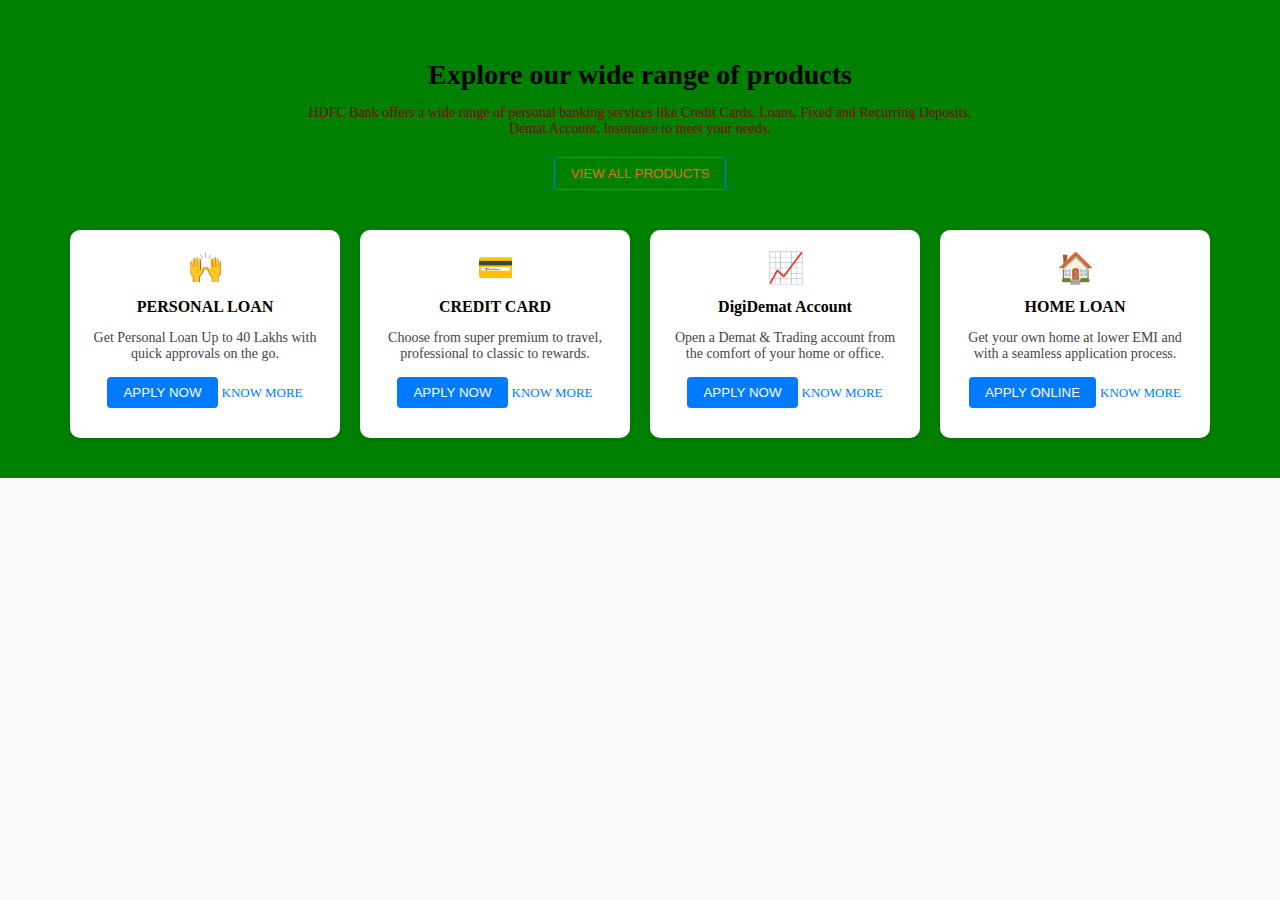
<file: Bank/index.html>
<!DOCTYPE html>
<html lang="en">
<head>
    <meta charset="UTF-8">
    <meta name="viewport" content="width=device-width, initial-scale=1.0">
    <title>Bank Products</title>
    <link rel="stylesheet" href="style.css">
</head>
<body>
    <section class="products-section">
        <h1>Explore our wide range of products</h1>
        <p class="description">HDFC Bank offers a wide range of personal banking services like Credit Cards, Loans, Fixed and Recurring Deposits, Demat Account, Insurance to meet your needs.</p>
        <button class="view-all-btn">VIEW ALL PRODUCTS</button>

        <div class="cards-container">
            <div class="card">
                <div class="icon">🙌</div>
                <h2>PERSONAL LOAN</h2>
                <p>Get Personal Loan Up to 40 Lakhs with quick approvals on the go.</p>
                <button class="apply-btn">APPLY NOW</button>
                <a href="#" class="know-more">KNOW MORE</a>
            </div>
            <div class="card">
                <div class="icon">💳</div>
                <h2>CREDIT CARD</h2>
                <p>Choose from super premium to travel, professional to classic to rewards.</p>
                <button class="apply-btn">APPLY NOW</button>
                <a href="#" class="know-more">KNOW MORE</a>
            </div>
            <div class="card">
                <div class="icon">📈</div>
                <h2>DigiDemat Account</h2>
                <p>Open a Demat & Trading account from the comfort of your home or office.</p>
                <button class="apply-btn">APPLY NOW</button>
                <a href="#" class="know-more">KNOW MORE</a>
            </div>
            <div class="card">
                <div class="icon">🏠</div>
                <h2>HOME LOAN</h2>
                <p>Get your own home at lower EMI and with a seamless application process.</p>
                <button class="apply-btn">APPLY ONLINE</button>
                <a href="#" class="know-more">KNOW MORE</a>
            </div>
        </div>
    </section>
</body>
</html>
</file>
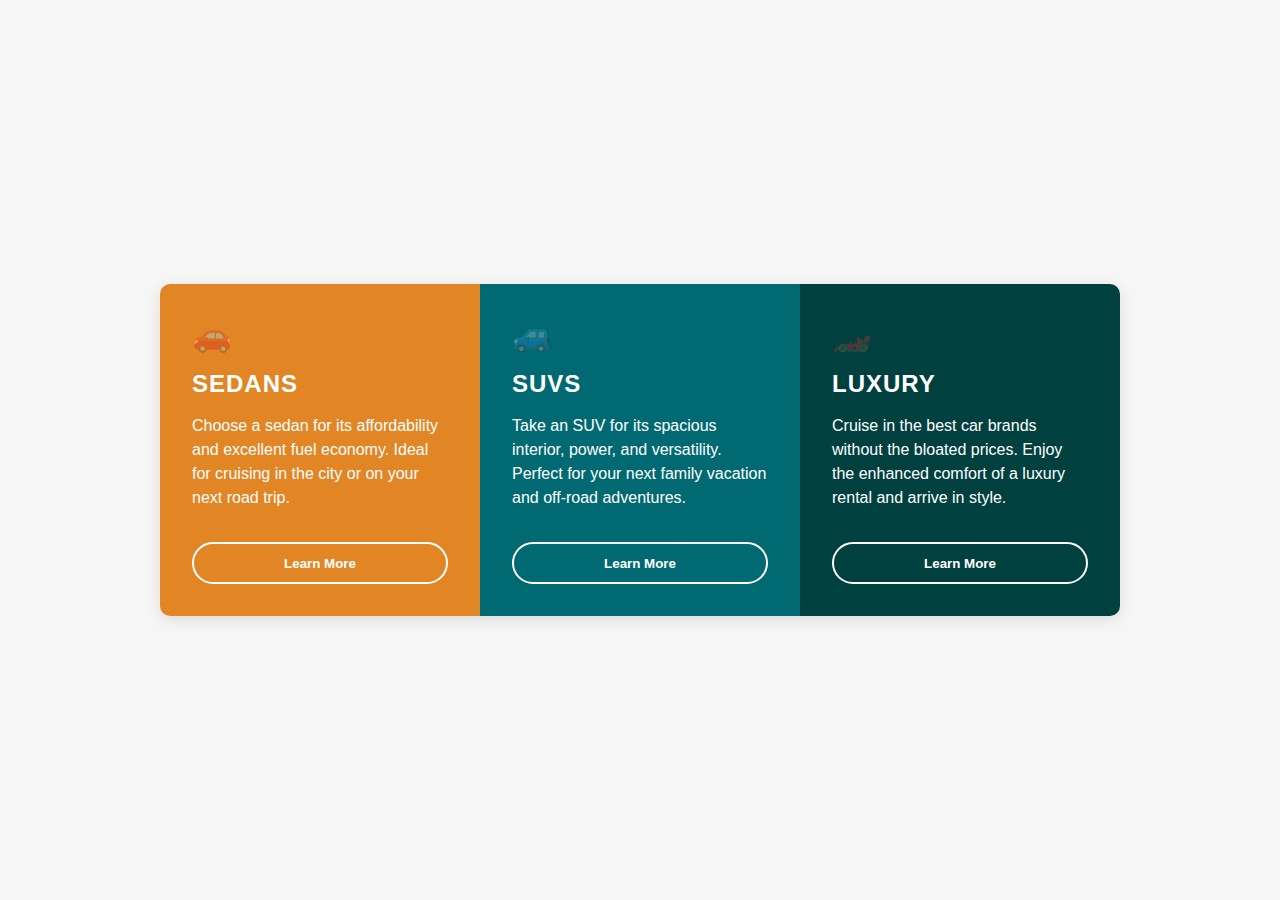
<file: Columns Task/index.html>
<!DOCTYPE html>
<html lang="en">
<head>
  <meta charset="UTF-8">
  <meta name="viewport" content="width=device-width, initial-scale=1.0">
  <title>Car Options</title>
  <link rel="stylesheet" href="style.css">
</head>
<body>
  <div class="container">
    <div class="card sedan">
      <div class="icon">🚗</div>
      <h2>SEDANS</h2>
      <p>Choose a sedan for its affordability and excellent fuel economy. Ideal for cruising in the city or on your next road trip.</p>
      <button>Learn More</button>
    </div>

    <div class="card suv">
      <div class="icon">🚙</div>
      <h2>SUVS</h2>
      <p>Take an SUV for its spacious interior, power, and versatility. Perfect for your next family vacation and off-road adventures.</p>
      <button>Learn More</button>
    </div>

    <div class="card luxury">
      <div class="icon">🏎️</div>
      <h2>LUXURY</h2>
      <p>Cruise in the best car brands without the bloated prices. Enjoy the enhanced comfort of a luxury rental and arrive in style.</p>
      <button>Learn More</button>
    </div>
  </div>
</body>
</html>
</file>
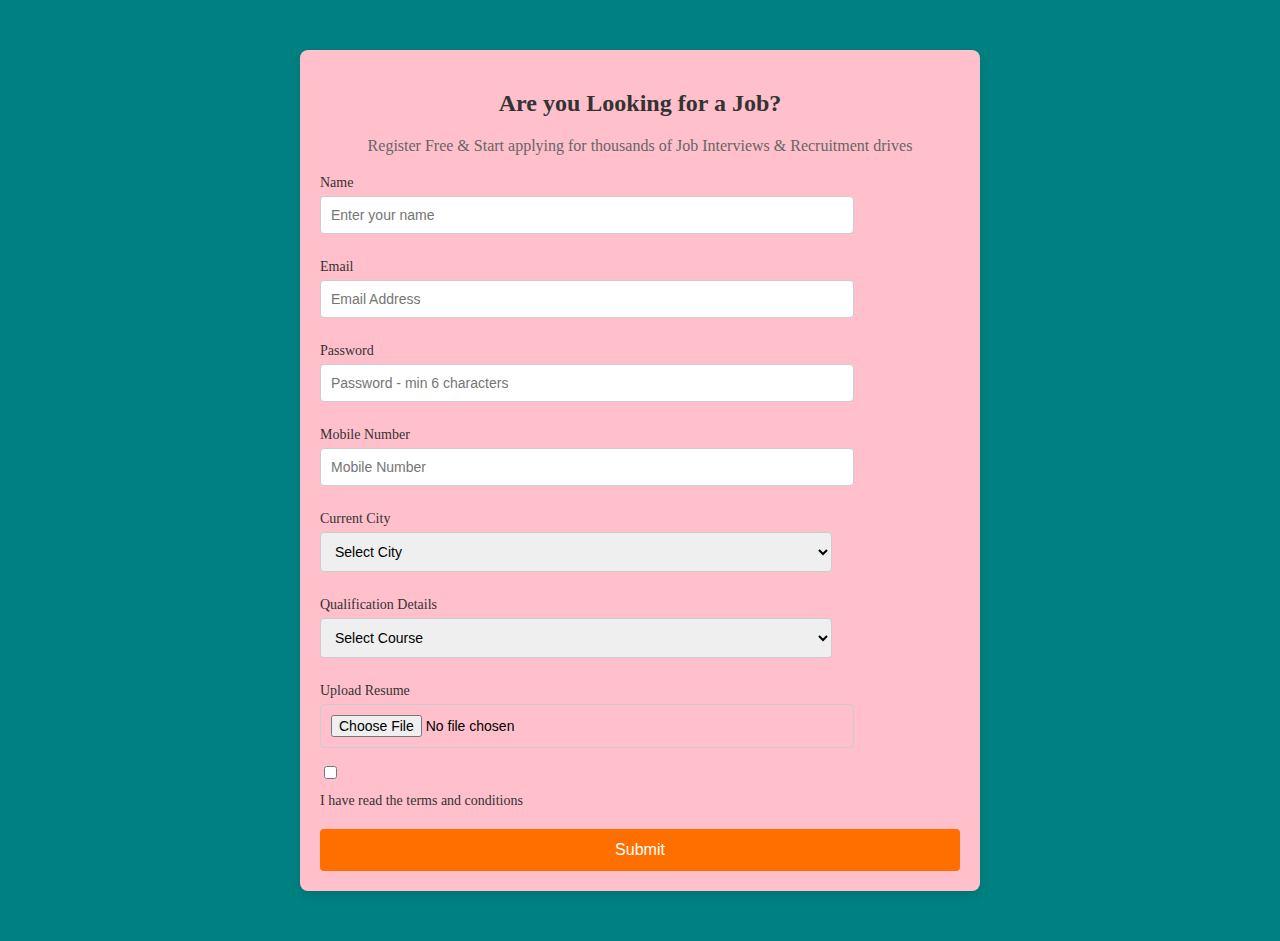
<file: job applicant/index.html>
<!DOCTYPE html>
<html lang="en">
<head>
    <meta charset="UTF-8">
    <meta name="viewport" content="width=device-width, initial-scale=1.0">
    <title>Job Registration Form</title>
    <link rel="stylesheet" href="style.css">
</head>
<body>

    <div class="container">
        <form action="#" method="POST" class="registration-form">
            <h2>Are you Looking for a Job?</h2>
            <p>Register Free & Start applying for thousands of Job Interviews & Recruitment drives</p>
            
            <label for="name">Name</label>
            <input type="text" id="name" name="name" required placeholder="Enter your name">
            
            <label for="email">Email</label>
            <input type="email" id="email" name="email" required placeholder="Email Address">
            
            <label for="password">Password</label>
            <input type="password" id="password" name="password" required placeholder="Password - min 6 characters">
            
            <label for="mobile">Mobile Number</label>
            <input type="text" id="mobile" name="mobile" required placeholder="Mobile Number">
            
            <label for="city">Current City</label>
            <select id="city" name="city" required>
                <option value="" disabled selected>Select City</option>
                <option value="city1">City 1</option>
                <option value="city2">City 2</option>
                <option value="city3">City 3</option>
            </select>
            
            <label for="qualification">Qualification Details</label>
            <select id="qualification" name="qualification" required>
                <option value="" disabled selected>Select Course</option>
                <option value="course1">Course 1</option>
                <option value="course2">Course 2</option>
                <option value="course3">Course 3</option>
            </select>
            
            <label for="resume">Upload Resume</label>
            <input type="file" id="resume" name="resume">
            
            <div class="terms">
                <input type="checkbox" id="terms" name="terms" required>
                <label for="terms">I have read the terms and conditions</label>
            </div>

            <button type="submit" class="submit-button">Submit</button>
        </form>
    </div>

</body>
</html>
</file>
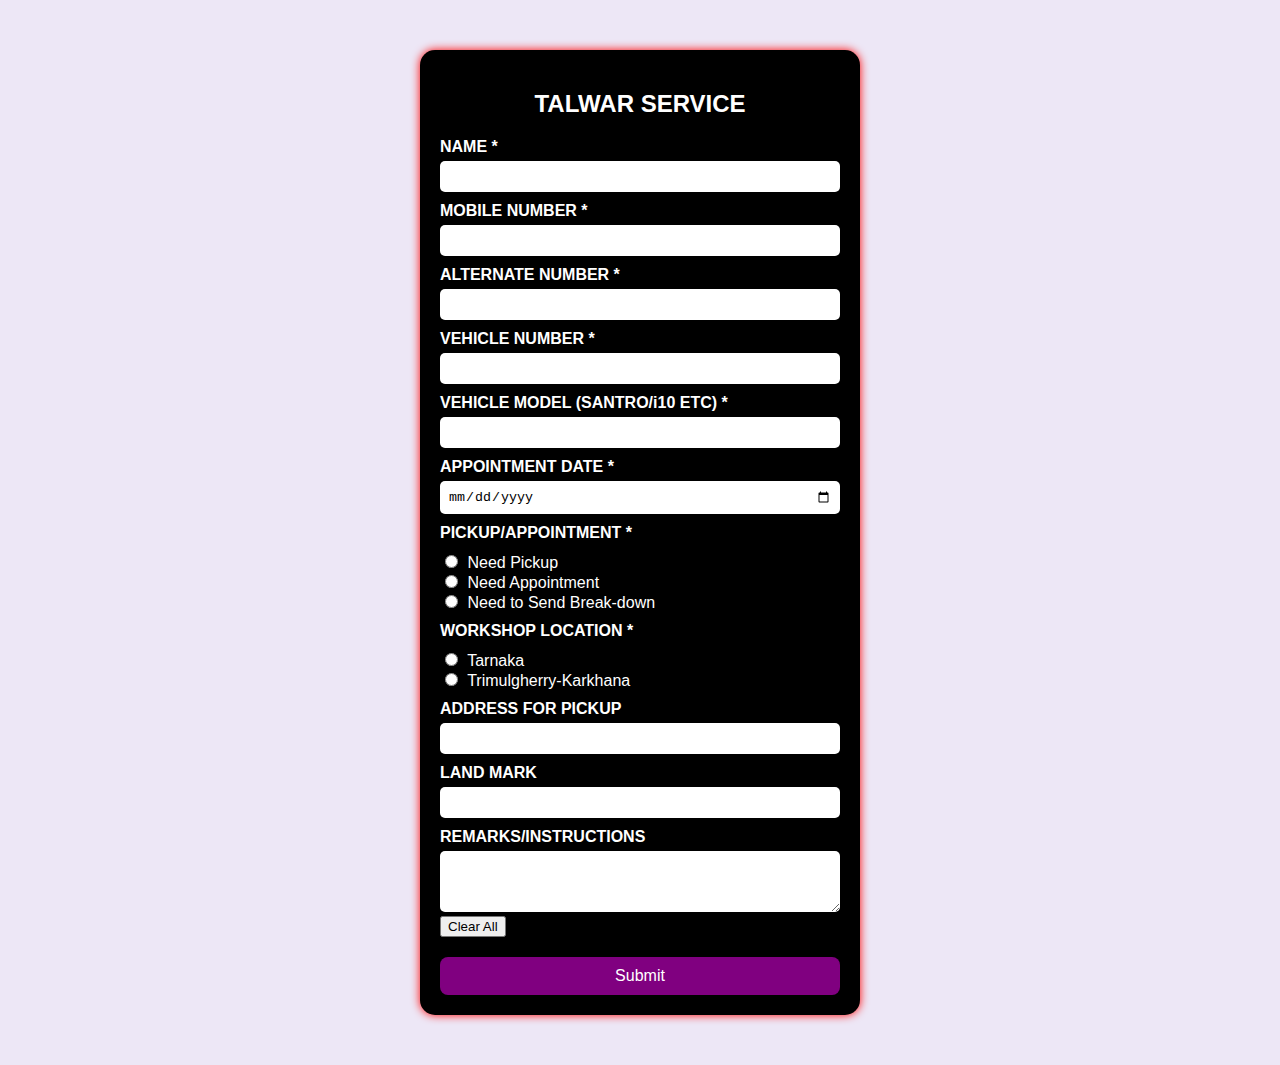
<file: Talwar servce/index.html>
<!DOCTYPE html>
<html lang="en">
<head>
  <meta charset="UTF-8">
  <title>TALWAR SERVICE - SERVICE REQUEST</title>
  <link rel="icon" href="logo.png" />
  <link rel="stylesheet" href="style.css">
</head>
<body>

  <div class="form-container">
    <h2>TALWAR SERVICE</h2>
    <form id="serviceForm" action="submit.html" method="post">
      
      <label for="name">NAME *</label>
      <input type="text" id="name" name="name" required>

      <label for="mobile">MOBILE NUMBER *</label>
      <input type="tel" id="mobile" name="mobile" required pattern="[6-9]{1}[0-9]{9}">

      <label for="altmobile">ALTERNATE NUMBER *</label>
      <input type="tel" id="altmobile" name="altmobile" pattern="[6-9]{1}[0-9]{9}">

      <label for="vehicleno">VEHICLE NUMBER *</label>
      <input type="text" id="vehicleno" name="vehicleno" required>

      <label for="vehiclemodel">VEHICLE MODEL (SANTRO/i10 ETC) *</label>
      <input type="text" id="vehiclemodel" name="vehiclemodel" required>

      <label for="date">APPOINTMENT DATE *</label>
      <input type="date" id="date" name="date" required>

      <label>PICKUP/APPOINTMENT *</label>
      <div class="radio-group">
        <input type="radio" name="pickup" value="pickup" required> Need Pickup <br>
        <input type="radio" name="pickup" value="appointment"> Need Appointment <br>
        <input type="radio" name="pickup" value="breakdown"> Need to Send Break-down
      </div>

      <label>WORKSHOP LOCATION *</label>
      <div class="radio-group">
        <input type="radio" name="location" value="TARNAKA" required> Tarnaka <br>
        <input type="radio" name="location" value="TRIMULGHERRY"> Trimulgherry-Karkhana
      </div>

      <label for="pickupaddr">ADDRESS FOR PICKUP</label>
      <input type="text" id="pickupaddr" name="pickupaddr">

      <label for="landmark">LAND MARK</label>
      <input type="text" id="landmark" name="landmark">

      <label for="remarks">REMARKS/INSTRUCTIONS</label>
      <textarea id="remarks" name="remarks" rows="3"></textarea>
      
      <button type="clear all" class="clear all-button">Clear All</button>
      <button type="submit" class="submit-button">Submit</button>
    </form>
  </div>

</body>
</html>
</file>
<file: Bank/style.css>
body {
    font-family: Georgia, 'Times New Roman', Times, serif;
    margin: 0;
    padding: 0;
    background: #f8f9fa;
}

.products-section {
    padding: 40px;
    text-align: center;
    background: green;
}

.products-section h1 {
    font-size: 28px;
    margin-bottom: 10px;
}

.products-section .description {
    color: #7c0808;
    font-size: 14px;
    margin-bottom: 20px;
    max-width: 700px;
    margin-left: auto;
    margin-right: auto;
}

.view-all-btn {
    border: 1px solid #007bff;
    background: transparent;
    color: #ee6a12;
    padding: 8px 16px;
    border-radius: 4px;
    cursor: pointer;
    margin-bottom: 40px;
}

.cards-container {
    display: flex;
    justify-content: center;
    flex-wrap: wrap;
    gap: 20px;
}

.card {
    background: #fff;
    border-radius: 10px;
    box-shadow: 0 2px 8px rgba(0, 0, 0, 0.1);
    width: 230px;
    padding: 20px;
    text-align: center;
}

.card .icon {
    font-size: 30px;
    margin-bottom: 10px;
    color: #007bff;
}

.card h2 {
    font-size: 16px;
    margin-bottom: 10px;
    color: #000;
}

.card p {
    font-size: 14px;
    color: #444;
    margin-bottom: 15px;
}

.apply-btn {
    background-color: #007bff;
    color: #fff;
    border: none;
    padding: 8px 16px;
    border-radius: 4px;
    cursor: pointer;
    margin-bottom: 10px;
}

.know-more {
    display: inline-block;
    color: #007bff;
    font-size: 13px;
    text-decoration: none;
}
</file>
<file: Columns Task/style.css>
* {
  box-sizing: border-box;
  margin: 0;
  padding: 0;
  font-family: 'Arial', sans-serif;
}

body {
  display: flex;
  justify-content: center;
  align-items: center;
  min-height: 100vh;
  background-color: #f6f6f6;
}

.container {
  display: flex;
  gap: 0;
  border-radius: 10px;
  overflow: hidden;
  max-width: 960px;
  box-shadow: 0 4px 15px rgba(0, 0, 0, 0.1);
}

.card {
  flex: 1;
  padding: 2rem;
  color: white;
  display: flex;
  flex-direction: column;
  justify-content: space-between;
}

.card .icon {
  font-size: 2rem;
  opacity: 0.3;
}

.card h2 {
  margin-top: 1rem;
  margin-bottom: 1rem;
  font-size: 1.5rem;
  letter-spacing: 1px;
}

.card p {
  flex-grow: 1;
  font-size: 1rem;
  margin-bottom: 2rem;
  line-height: 1.5;
}

.card button {
  padding: 0.7rem 1.5rem;
  border: 2px solid white;
  background: transparent;
  color: white;
  font-weight: bold;
  border-radius: 30px;
  cursor: pointer;
  transition: all 0.3s ease;
}

.card button:hover {
  background-color: white;
  color: inherit;
}

/* Color themes for each card */
.sedan {
  background-color: #e28525;
}

.suv {
  background-color: #016972;
}

.luxury {
  background-color: #00403f;
}
</file>
<file: job applicant/style.css>
body {
    font-family: Georgia, 'Times New Roman', Times, serif;
    background-color: teal;
    margin: 0;
    padding: 0;
}

.container {
    width: 50%;
    margin: 50px auto;
    background-color: pink;
    padding: 20px;
    border-radius: 8px;
    box-shadow: 0 4px 10px rgba(0, 0, 0, 0.1);
}

h2 {
    text-align: center;
    color: #333;
}

p {
    text-align: center;
    color: #666;
    margin-bottom: 20px;
}

label {
    display: block;
    font-size: 14px;
    color: #333;
    margin: 10px 0 5px;
}

input[type="text"],
input[type="email"],
input[type="password"],
select,
input[type="file"] {
    width: 80%;
    padding: 10px;
    margin-bottom: 15px;
    border: 1px solid #ccc;
    border-radius: 4px;
    font-size: 14px;
}

input[type="checkbox"] {
    margin-right: 10px;
}

.terms {
    margin-bottom: 20px;
}

.submit-button {
    width: 100%;
    padding: 12px;
    background-color: #ff6f00;
    color: white;
    border: none;
    border-radius: 4px;
    font-size: 16px;
    cursor: pointer;
}

.submit-button:hover {
    background-color: #e65c00;
}

button[type="submit"]:focus {
    outline: none;
}
</file>
<file: Talwar servce/style.css>
body {
  background: #ede7f6;
  font-family: Arial, sans-serif;
}

.form-container {
  width: 400px;
  background: #000;
  color: #fff;
  box-shadow: 0 0 10px red;
  border-radius: 15px;
  margin: 50px auto;
  padding: 20px;
}

h2 {
  text-align: center;
  margin-bottom: 20px;
}

label {
  display: block;
  margin-top: 10px;
  font-weight: bold;
}

input[type="text"],
input[type="tel"],
input[type="date"],
select,
textarea {
  width: 100%;
  padding: 8px;
  margin-top: 5px;
  border-radius: 5px;
  border: none;
  box-sizing: border-box;
}

input[type="radio"] {
  margin-right: 5px;
}

.radio-group {
  margin-top: 10px;
}

.submit-button {
  width: 100%;
  margin-top: 20px;
  padding: 10px;
  background: purple;
  border: none;
  color: white;
  font-size: 16px;
  border-radius: 8px;
  cursor: pointer;
}
</file>
